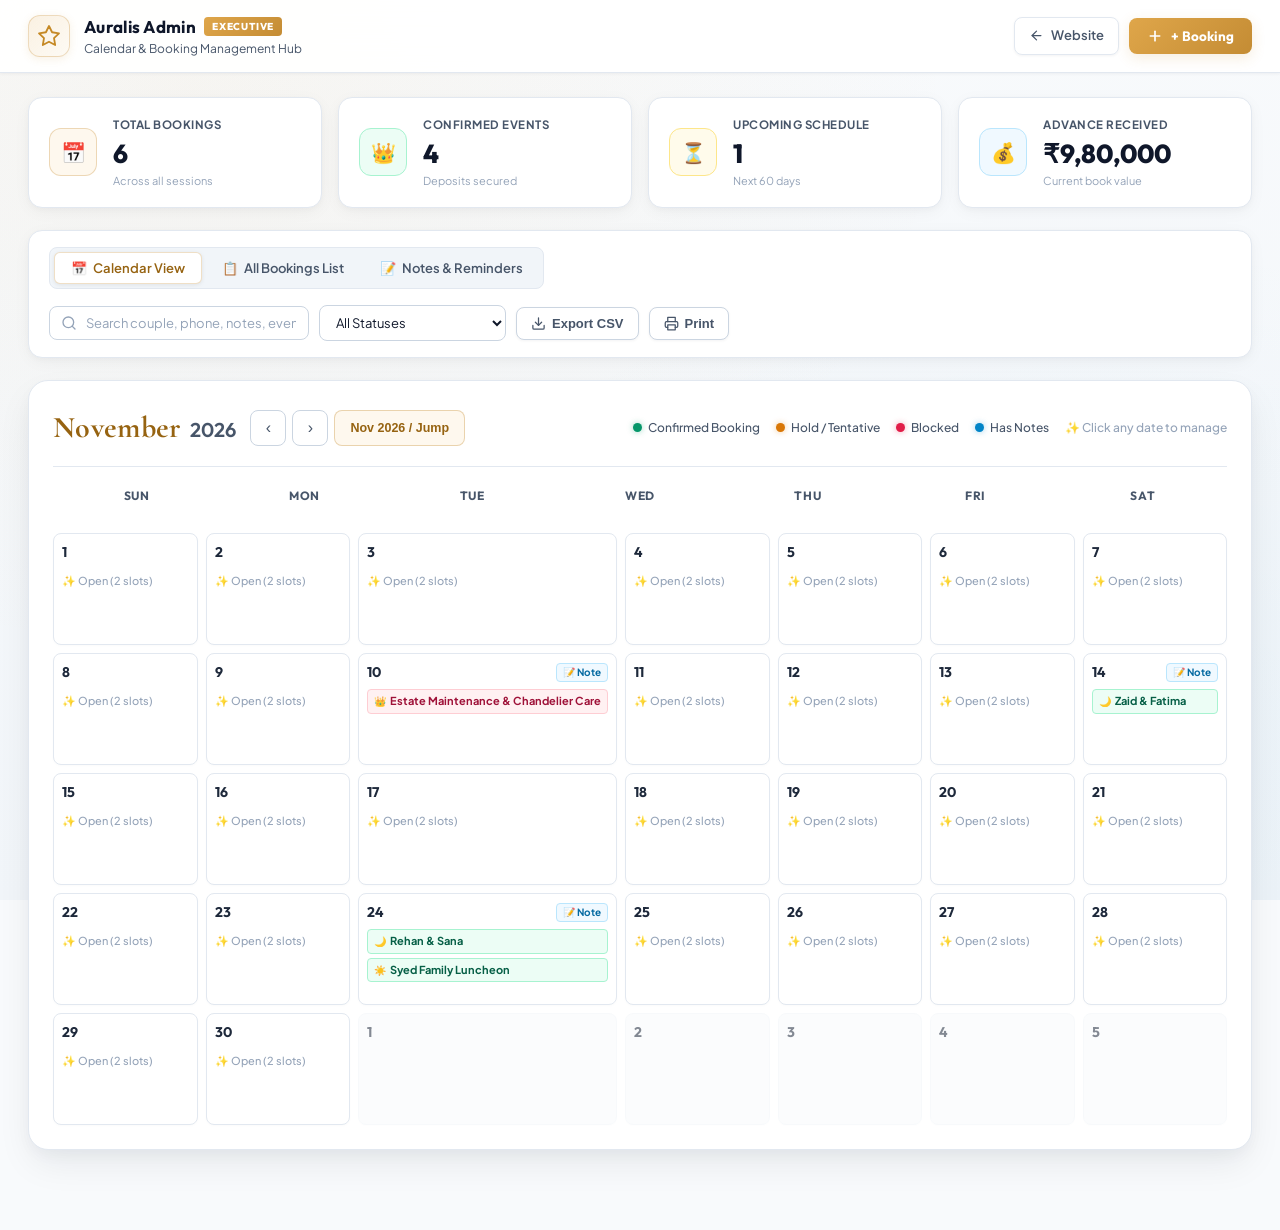
<file: admin.html>
<!DOCTYPE html>
<html lang="en">

<head>
    <meta charset="UTF-8">
    <meta name="viewport" content="width=device-width, initial-scale=1.0">
    <title>Auralis Estate — Executive Admin Booking &amp; Calendar Suite</title>
    <meta name="description"
        content="Super simple, executive booking and calendar management dashboard for Auralis Wedding Hall &amp; Convention Center. Manage dates, sessions, client notes, and venue availability.">

    <!-- Google Fonts -->
    <link rel="preconnect" href="https://fonts.googleapis.com">
    <link rel="preconnect" href="https://fonts.gstatic.com" crossorigin>
    <link
        href="https://fonts.googleapis.com/css2?family=Cormorant+Garamond:wght@400;600;700&family=Outfit:wght@400;500;600;700;800&family=Plus+Jakarta+Sans:wght@300;400;500;600;700&display=swap"
        rel="stylesheet">

    <link rel="stylesheet" href="admin.css?v=3.0">
</head>

<body>

    <!-- Sticky Top Navigation Bar -->
    <header class="admin-navbar">
        <div class="brand-section">
            <div class="brand-crest" aria-hidden="true">
                <svg width="24" height="24" viewBox="0 0 24 24" fill="none" stroke="currentColor" stroke-width="1.8" stroke-linecap="round" stroke-linejoin="round">
                    <path d="M12 2l3.09 6.26L22 9.27l-5 4.87 1.18 6.88L12 17.77l-6.18 3.25L7 14.14 2 9.27l6.91-1.01L12 2z"></path>
                </svg>
            </div>
            <div class="brand-meta">
                <div class="brand-title">
                    <span>Auralis Admin</span>
                    <span class="brand-badge">Executive</span>
                </div>
                <span class="brand-subtitle hide-on-mobile">Calendar &amp; Booking Management Hub</span>
            </div>
        </div>

        <div class="nav-actions">
            <a href="index.html" class="nav-link-btn" title="Return to Public Website">
                <svg width="15" height="15" viewBox="0 0 24 24" fill="none" stroke="currentColor" stroke-width="2" stroke-linecap="round" stroke-linejoin="round">
                    <line x1="19" y1="12" x2="5" y2="12"></line>
                    <polyline points="12 19 5 12 12 5"></polyline>
                </svg>
                <span class="nav-btn-text">Website</span>
            </a>

            <button class="btn-primary-action nav-new-btn" id="btn-new-booking">
                <svg width="16" height="16" viewBox="0 0 24 24" fill="none" stroke="currentColor" stroke-width="2.5" stroke-linecap="round" stroke-linejoin="round">
                    <line x1="12" y1="5" x2="12" y2="19"></line>
                    <line x1="5" y1="12" x2="19" y2="12"></line>
                </svg>
                <span>+ Booking</span>
            </button>
        </div>
    </header>

    <!-- Main Container -->
    <main class="admin-container">

        <!-- 1. Executive Summary Cards (Stats) -->
        <section class="stats-grid" aria-label="Booking Statistics">
            <div class="stat-card">
                <div class="stat-icon gold">
                    <span>📅</span>
                </div>
                <div class="stat-details">
                    <span class="stat-label">Total Bookings</span>
                    <span class="stat-value" id="stat-total-bookings">0</span>
                    <span class="stat-sub">Across all sessions</span>
                </div>
            </div>

            <div class="stat-card">
                <div class="stat-icon green">
                    <span>👑</span>
                </div>
                <div class="stat-details">
                    <span class="stat-label">Confirmed Events</span>
                    <span class="stat-value" id="stat-confirmed-events">0</span>
                    <span class="stat-sub">Deposits secured</span>
                </div>
            </div>

            <div class="stat-card">
                <div class="stat-icon amber">
                    <span>⏳</span>
                </div>
                <div class="stat-details">
                    <span class="stat-label">Upcoming Schedule</span>
                    <span class="stat-value" id="stat-upcoming-events">0</span>
                    <span class="stat-sub">Next 60 days</span>
                </div>
            </div>

            <div class="stat-card">
                <div class="stat-icon blue">
                    <span>💰</span>
                </div>
                <div class="stat-details">
                    <span class="stat-label">Advance Received</span>
                    <span class="stat-value" id="stat-total-revenue">₹0</span>
                    <span class="stat-sub">Current book value</span>
                </div>
            </div>
        </section>

        <!-- 2. Control Toolbar (View switch, Search, Filter, Export) -->
        <section class="toolbar-card" aria-label="Toolbar controls">
            <div class="view-tabs" role="tablist">
                <button class="tab-btn active" id="tab-calendar" role="tab" aria-selected="true">
                    <span>📅</span>
                    <span>Calendar View</span>
                </button>
                <button class="tab-btn" id="tab-table" role="tab" aria-selected="false">
                    <span>📋</span>
                    <span>All Bookings List</span>
                </button>
                <button class="tab-btn" id="tab-notes" role="tab" aria-selected="false">
                    <span>📝</span>
                    <span>Notes &amp; Reminders</span>
                </button>
            </div>

            <div class="toolbar-filters">
                <div class="search-box">
                    <svg width="16" height="16" viewBox="0 0 24 24" fill="none" stroke="currentColor" stroke-width="2" stroke-linecap="round" stroke-linejoin="round">
                        <circle cx="11" cy="11" r="8"></circle>
                        <line x1="21" y1="21" x2="16.65" y2="16.65"></line>
                    </svg>
                    <input type="text" id="adm-search-input" class="search-input" placeholder="Search couple, phone, notes, event...">
                </div>

                <select id="adm-status-filter" class="filter-select">
                    <option value="all">All Statuses</option>
                    <option value="confirmed">Confirmed Only</option>
                    <option value="hold">Tentative / Hold</option>
                    <option value="blocked">Blocked / Maintenance</option>
                </select>

                <button class="btn-secondary" id="btn-export-csv" title="Export schedule to CSV spreadsheet">
                    <svg width="15" height="15" viewBox="0 0 24 24" fill="none" stroke="currentColor" stroke-width="2" stroke-linecap="round" stroke-linejoin="round">
                        <path d="M21 15v4a2 2 0 0 1-2 2H5a2 2 0 0 1-2-2v-4"></path>
                        <polyline points="7 10 12 15 17 10"></polyline>
                        <line x1="12" y1="15" x2="12" y2="3"></line>
                    </svg>
                    <span>Export CSV</span>
                </button>

                <button class="btn-secondary" onclick="window.print()" title="Print booking schedule">
                    <svg width="15" height="15" viewBox="0 0 24 24" fill="none" stroke="currentColor" stroke-width="2" stroke-linecap="round" stroke-linejoin="round">
                        <polyline points="6 9 6 2 18 2 18 9"></polyline>
                        <path d="M6 18H4a2 2 0 0 1-2-2v-5a2 2 0 0 1 2-2h16a2 2 0 0 1 2 2v5a2 2 0 0 1-2 2h-2"></path>
                        <rect x="6" y="14" width="12" height="8"></rect>
                    </svg>
                    <span>Print</span>
                </button>
            </div>
        </section>

        <!-- 3. VIEW 1: Calendar Management View -->
        <section class="calendar-wrapper" id="calendar-view" aria-label="Monthly Calendar">
            <!-- Calendar Top Bar -->
            <div class="calendar-header">
                <div class="cal-nav-group">
                    <div class="cal-title-wrapper">
                        <span class="cal-month-title" id="cal-month-title">November</span>
                        <span class="cal-year-title" id="cal-year-title">2026</span>
                    </div>

                    <div style="display: flex; gap: 6px;">
                        <button class="cal-btn-nav" id="cal-prev-month" title="Previous Month">‹</button>
                        <button class="cal-btn-nav" id="cal-next-month" title="Next Month">›</button>
                        <button class="cal-btn-today" id="cal-btn-today">Nov 2026 / Jump</button>
                    </div>
                </div>

                <!-- Legend -->
                <div class="calendar-legend">
                    <div class="legend-item">
                        <span class="legend-dot confirmed"></span>
                        <span>Confirmed Booking</span>
                    </div>
                    <div class="legend-item">
                        <span class="legend-dot hold"></span>
                        <span>Hold / Tentative</span>
                    </div>
                    <div class="legend-item">
                        <span class="legend-dot blocked"></span>
                        <span>Blocked</span>
                    </div>
                    <div class="legend-item">
                        <span class="legend-dot note"></span>
                        <span>Has Notes</span>
                    </div>
                    <div class="legend-item">
                        <span style="color: var(--adm-text-dim);">✨ Click any date to manage</span>
                    </div>
                </div>
            </div>

            <!-- Calendar Days of Week Header -->
            <div class="cal-weekdays">
                <div>Sun</div>
                <div>Mon</div>
                <div>Tue</div>
                <div>Wed</div>
                <div>Thu</div>
                <div>Fri</div>
                <div>Sat</div>
            </div>

            <!-- Month Days Grid (populated dynamically) -->
            <div class="cal-grid" id="cal-grid"></div>

            <!-- Mobile Day Quick Inspector & Agenda Strip (Touch Optimized) -->
            <div class="cal-mobile-agenda" id="cal-mobile-agenda" aria-live="polite">
                <!-- Dynamically populated when touching any calendar date -->
            </div>
        </section>

        <!-- 4. VIEW 2: Bookings List / Table View (Initially Hidden) -->
        <section class="table-wrapper" id="table-view" style="display: none;" aria-label="Bookings Table">
            <table class="bookings-table">
                <thead>
                    <tr>
                        <th>Date</th>
                        <th>Session</th>
                        <th>Client / Couple</th>
                        <th>Event Type</th>
                        <th>Status</th>
                        <th>Financials</th>
                        <th style="text-align: right;">Actions</th>
                    </tr>
                </thead>
                <tbody id="bookings-table-body">
                    <!-- Populated dynamically -->
                </tbody>
            </table>
        </section>

        <!-- 5. VIEW 3: Notes & Reminders Master View (Initially Hidden) -->
        <section class="notes-container" id="notes-view" style="display: none;" aria-label="Notes &amp; Reminders">
            <div class="notes-header">
                <div>
                    <h2 class="notes-title">Master Notes &amp; Special Instructions</h2>
                    <p style="font-size: 13px; color: var(--adm-text-muted);">All event decor guidelines, catering schedules, and hall maintenance notes in one place.</p>
                </div>
            </div>

            <div class="notes-grid" id="notes-grid">
                <!-- Populated dynamically -->
            </div>
        </section>

    </main>

    <!-- =====================================================================
         MODAL 1: Day Detail Inspector Drawer / Modal
         ===================================================================== -->
    <div class="modal-overlay" id="modal-date-inspector" role="dialog" aria-modal="true">
        <div class="modal-box" style="max-width: 680px;">
            <div class="modal-header">
                <div class="modal-title">
                    <span>📅</span>
                    <span>Date Management &amp; Inspector</span>
                </div>
                <button class="modal-close-btn" id="btn-close-inspector" aria-label="Close">✕</button>
            </div>
            <div class="modal-body" id="inspector-body">
                <!-- Populated dynamically by admin.js -->
            </div>
        </div>
    </div>

    <!-- =====================================================================
         MODAL 2: Create / Edit Event Booking Modal
         ===================================================================== -->
    <div class="modal-overlay" id="modal-booking" role="dialog" aria-modal="true">
        <div class="modal-box">
            <div class="modal-header">
                <div class="modal-title">
                    <span>👑</span>
                    <span id="modal-booking-title">Create New Event Booking</span>
                </div>
                <button class="modal-close-btn" id="btn-close-booking-modal" aria-label="Close">✕</button>
            </div>

            <form id="form-booking">
                <div class="modal-body">
                    <!-- Date & Session Row -->
                    <div class="form-row">
                        <div class="form-group">
                            <label class="form-label" for="book-date">Event Date *</label>
                            <input type="date" id="book-date" class="form-input" required>
                        </div>

                        <div class="form-group">
                            <label class="form-label" for="book-event-type">Event Category</label>
                            <select id="book-event-type" class="form-select">
                                <option value="Wedding &amp; Walima">Wedding &amp; Walima</option>
                                <option value="Royal Reception Gala">Royal Reception Gala</option>
                                <option value="Nikah &amp; Banquet">Nikah &amp; Banquet</option>
                                <option value="Sangeet &amp; Mehendi">Sangeet &amp; Mehendi</option>
                                <option value="Engagement Ceremony">Engagement Ceremony</option>
                                <option value="Corporate Royal Gala">Corporate Royal Gala</option>
                                <option value="Estate Maintenance">Estate Maintenance (Block)</option>
                            </select>
                        </div>
                    </div>

                    <!-- Session Selector Radio Pills -->
                    <div class="form-group">
                        <label class="form-label">Booking Session *</label>
                        <div class="session-pill-group">
                            <label class="session-radio-label">
                                <input type="radio" name="book-session" value="noon">
                                <span class="s-icon">☀️</span>
                                <span class="s-title">Afternoon / Noon</span>
                                <span class="s-time">11:00 AM – 4:00 PM</span>
                            </label>

                            <label class="session-radio-label">
                                <input type="radio" name="book-session" value="night" checked>
                                <span class="s-icon">🌙</span>
                                <span class="s-title">Evening / Night</span>
                                <span class="s-time">6:00 PM – 12:00 AM</span>
                            </label>

                            <label class="session-radio-label">
                                <input type="radio" name="book-session" value="fullday">
                                <span class="s-icon">👑</span>
                                <span class="s-title">Full Day Buyout</span>
                                <span class="s-time">Entire Day Exclusive</span>
                            </label>
                        </div>
                    </div>

                    <!-- Client & Contact Row -->
                    <div class="form-row">
                        <div class="form-group">
                            <label class="form-label" for="book-client">Couple / Client Name *</label>
                            <input type="text" id="book-client" class="form-input" placeholder="e.g. Farhan &amp; Ayesha" required>
                        </div>

                        <div class="form-group">
                            <label class="form-label" for="book-phone">Contact Phone / WhatsApp *</label>
                            <input type="tel" id="book-phone" class="form-input" placeholder="e.g. +91 98490 12345" required>
                        </div>
                    </div>

                    <!-- Email & Guest Count Row -->
                    <div class="form-row">
                        <div class="form-group">
                            <label class="form-label" for="book-email">Email Address</label>
                            <input type="email" id="book-email" class="form-input" placeholder="client@example.com">
                        </div>

                        <div class="form-group">
                            <label class="form-label" for="book-guests">Expected Guests</label>
                            <input type="number" id="book-guests" class="form-input" placeholder="e.g. 1000" min="0">
                        </div>
                    </div>

                    <!-- Status -->
                    <div class="form-group">
                        <label class="form-label" for="book-status">Booking Status</label>
                        <select id="book-status" class="form-select">
                            <option value="confirmed">🟢 Confirmed (Advance Received)</option>
                            <option value="hold">🟡 Tentative / On Hold</option>
                            <option value="blocked">🔴 Blocked / Maintenance Slot</option>
                        </select>
                    </div>

                    <!-- Financial Summary Row -->
                    <div class="form-row">
                        <div class="form-group">
                            <label class="form-label" for="book-total">Total Hall Rent (₹)</label>
                            <input type="number" id="book-total" class="form-input" placeholder="450000" min="0" step="1000">
                        </div>

                        <div class="form-group">
                            <label class="form-label" for="book-advance">Advance Deposit Paid (₹)</label>
                            <input type="number" id="book-advance" class="form-input" placeholder="200000" min="0" step="1000">
                        </div>
                    </div>

                    <!-- Auto Calculation Preview -->
                    <div class="calc-preview">
                        <div class="calc-item">
                            <span class="help-text">Pending Balance Due:</span>
                            <span class="calc-val balance" id="calc-balance">₹2,50,000</span>
                        </div>
                        <span style="font-size: 11px; color: var(--adm-text-dim);">Auto-computed from Total &amp; Advance</span>
                    </div>

                    <!-- Notes & Special Instructions ("bro add notes") -->
                    <div class="form-group">
                        <label class="form-label" for="book-notes" style="display: flex; align-items: center; justify-content: space-between;">
                            <span>📝 Booking Notes &amp; Special Instructions</span>
                            <span style="font-size: 11px; color: var(--adm-text-dim); text-transform: none; font-weight: normal;">Stage, Catering, Timing, Decor</span>
                        </label>
                        <textarea id="book-notes" class="form-textarea" placeholder="Enter special client requests (e.g. stage floral theme, catering agency, fireworks permissions, DJ cutoff time, food tasting notes)..."></textarea>
                    </div>
                </div>

                <div class="modal-footer">
                    <button type="button" class="btn-secondary" id="btn-delete-booking" style="color: var(--adm-rose); border-color: var(--adm-rose-border); display: none;">
                        🗑️ Delete
                    </button>
                    <div style="flex-grow: 1;"></div>
                    <button type="button" class="btn-secondary" id="btn-cancel-booking">Cancel</button>
                    <button type="submit" class="btn-primary-action">Save Booking</button>
                </div>
            </form>
        </div>
    </div>

    <!-- Mobile Bottom Navigation Bar (Visible on mobile <= 768px) -->
    <nav class="mobile-bottom-bar" id="mobile-bottom-bar" aria-label="Mobile Navigation">
        <button class="mob-nav-btn active" id="mob-btn-cal" data-view="calendar" title="Calendar View">
            <span class="mob-btn-icon">📅</span>
            <span class="mob-btn-label">Calendar</span>
        </button>
        <button class="mob-nav-btn" id="mob-btn-table" data-view="table" title="Bookings List">
            <span class="mob-btn-icon">📋</span>
            <span class="mob-btn-label">Bookings</span>
        </button>
        <button class="mob-nav-fab" id="mob-fab-new" title="Create New Booking" aria-label="New Booking">
            <svg width="22" height="22" viewBox="0 0 24 24" fill="none" stroke="currentColor" stroke-width="2.5" stroke-linecap="round" stroke-linejoin="round">
                <line x1="12" y1="5" x2="12" y2="19"></line>
                <line x1="5" y1="12" x2="19" y2="12"></line>
            </svg>
        </button>
        <button class="mob-nav-btn" id="mob-btn-notes" data-view="notes" title="Notes &amp; Reminders">
            <span class="mob-btn-icon">📝</span>
            <span class="mob-btn-label">Notes</span>
        </button>
        <a href="index.html" class="mob-nav-btn" title="View Public Website">
            <span class="mob-btn-icon">🌐</span>
            <span class="mob-btn-label">Website</span>
        </a>
    </nav>

    <!-- Toast Notification Hub -->
    <div class="toast-hub" id="toast-hub" aria-live="polite"></div>

    <script src="admin.js?v=3.0"></script>
</body>

</html>
</file>
<file: admin.css>
/* ==========================================================================
   Auralis Wedding Hall & Convention Center — Executive Admin Suite
   Pristine White / Light Luxury Theme
   ========================================================================== */

:root {
    /* White Theme Core Tokens */
    --adm-bg: #f8fafc;
    --adm-card: #ffffff;
    --adm-card-hover: #fcfdfe;
    --adm-card-inset: #f1f5f9;
    --adm-border: rgba(196, 140, 52, 0.28);
    --adm-border-subtle: #e2e8f0;
    
    --adm-gold: #c58925;
    --adm-gold-light: #966311;
    --adm-gold-glow: rgba(196, 140, 52, 0.16);
    
    /* Status Badges */
    --adm-emerald: #059669;
    --adm-emerald-bg: #ecfdf5;
    --adm-emerald-border: #a7f3d0;
    --adm-emerald-text: #065f46;
    
    --adm-amber: #d97706;
    --adm-amber-bg: #fffbeb;
    --adm-amber-border: #fde68a;
    --adm-amber-text: #92400e;

    --adm-rose: #e11d48;
    --adm-rose-bg: #fff1f2;
    --adm-rose-border: #fecdd3;
    --adm-rose-text: #9f1239;

    --adm-blue: #0284c7;
    --adm-blue-bg: #f0f9ff;
    --adm-blue-border: #bae6fd;
    --adm-blue-text: #0369a1;

    /* Text Colors */
    --adm-text: #0f172a;
    --adm-text-muted: #475569;
    --adm-text-dim: #94a3b8;

    /* Shadows & Radii */
    --adm-shadow-sm: 0 1px 3px rgba(15, 23, 42, 0.05);
    --adm-shadow: 0 4px 18px -2px rgba(15, 23, 42, 0.05), 0 2px 6px -1px rgba(15, 23, 42, 0.03);
    --adm-shadow-lg: 0 16px 36px -4px rgba(15, 23, 42, 0.08), 0 6px 16px -2px rgba(15, 23, 42, 0.04);

    --font-head: 'Outfit', -apple-system, BlinkMacSystemFont, sans-serif;
    --font-serif: 'Cormorant Garamond', Georgia, serif;
    --font-body: 'Plus Jakarta Sans', -apple-system, BlinkMacSystemFont, sans-serif;

    --radius-sm: 8px;
    --radius-md: 14px;
    --radius-lg: 20px;
    --radius-full: 9999px;
}

* {
    box-sizing: border-box;
    margin: 0;
    padding: 0;
}

body {
    background-color: var(--adm-bg);
    background-image: 
        radial-gradient(ellipse at 15% 10%, rgba(223, 166, 74, 0.06) 0%, transparent 50%),
        radial-gradient(ellipse at 85% 85%, rgba(2, 132, 199, 0.04) 0%, transparent 50%),
        linear-gradient(180deg, #f8fafc 0%, #f1f5f9 100%);
    background-attachment: fixed;
    color: var(--adm-text);
    font-family: var(--font-body);
    font-size: 14px;
    line-height: 1.5;
    min-height: 100vh;
    overflow-x: hidden;
    -webkit-font-smoothing: antialiased;
    transition: background-color 0.25s ease, color 0.25s ease;
}

/* ---------------- Top Navigation Bar ---------------- */
.admin-navbar {
    position: sticky;
    top: 0;
    z-index: 100;
    background: rgba(255, 255, 255, 0.92);
    backdrop-filter: blur(20px) saturate(180%);
    border-bottom: 1px solid var(--adm-border-subtle);
    padding: 14px 28px;
    display: flex;
    align-items: center;
    justify-content: space-between;
    gap: 16px;
    box-shadow: var(--adm-shadow-sm);
    transition: background-color 0.25s ease, border-color 0.25s ease;
}

.brand-section {
    display: flex;
    align-items: center;
    gap: 14px;
}

.brand-crest {
    width: 42px;
    height: 42px;
    border-radius: 12px;
    background: linear-gradient(135deg, rgba(223, 166, 74, 0.16), rgba(223, 166, 74, 0.05));
    border: 1px solid var(--adm-border);
    display: flex;
    align-items: center;
    justify-content: center;
    color: var(--adm-gold);
    box-shadow: 0 2px 8px rgba(196, 140, 52, 0.12);
}

.brand-meta {
    display: flex;
    flex-direction: column;
}

.brand-title {
    font-family: var(--font-head);
    font-size: 17px;
    font-weight: 700;
    letter-spacing: 0.3px;
    color: var(--adm-text);
    display: flex;
    align-items: center;
    gap: 8px;
}

.brand-badge {
    background: linear-gradient(135deg, #dfa64a, #c48c34);
    color: #ffffff;
    font-size: 10px;
    font-weight: 800;
    padding: 2px 8px;
    border-radius: 4px;
    letter-spacing: 0.8px;
    text-transform: uppercase;
}

.brand-subtitle {
    font-size: 12px;
    color: var(--adm-text-muted);
}

.nav-actions {
    display: flex;
    align-items: center;
    gap: 10px;
}

.theme-toggle-btn {
    background: #ffffff;
    border: 1px solid var(--adm-border-subtle);
    color: var(--adm-text-muted);
    width: 36px;
    height: 36px;
    border-radius: var(--radius-sm);
    display: inline-flex;
    align-items: center;
    justify-content: center;
    font-size: 15px;
    cursor: pointer;
    transition: all 0.2s ease;
}

.theme-toggle-btn:hover {
    color: var(--adm-gold);
    border-color: var(--adm-border);
    background: #f8fafc;
}

.nav-link-btn {
    display: inline-flex;
    align-items: center;
    gap: 7px;
    padding: 8px 14px;
    border-radius: var(--radius-sm);
    font-size: 13px;
    font-weight: 600;
    color: var(--adm-text-muted);
    text-decoration: none;
    background: #ffffff;
    border: 1px solid var(--adm-border-subtle);
    box-shadow: var(--adm-shadow-sm);
    transition: all 0.2s ease;
}

.nav-link-btn:hover {
    color: var(--adm-text);
    background: #f1f5f9;
    border-color: #cbd5e1;
}

.btn-primary-action {
    display: inline-flex;
    align-items: center;
    gap: 8px;
    background: linear-gradient(135deg, #dfa64a 0%, #c48c34 100%);
    color: #ffffff;
    font-family: var(--font-head);
    font-size: 13.5px;
    font-weight: 700;
    padding: 9px 18px;
    border-radius: var(--radius-sm);
    border: none;
    cursor: pointer;
    box-shadow: 0 4px 14px var(--adm-gold-glow);
    transition: all 0.2s ease;
}

.btn-primary-action:hover {
    transform: translateY(-1px);
    box-shadow: 0 6px 20px rgba(196, 140, 52, 0.35);
    background: linear-gradient(135deg, #e8b663 0%, #dfa64a 100%);
}

.btn-primary-action:active {
    transform: translateY(0);
}

/* ---------------- Main Layout Container ---------------- */
.admin-container {
    max-width: 1560px;
    margin: 0 auto;
    padding: 24px 28px 80px;
    display: flex;
    flex-direction: column;
    gap: 22px;
}

/* ---------------- Executive Summary Cards (Stats) ---------------- */
.stats-grid {
    display: grid;
    grid-template-columns: repeat(auto-fit, minmax(220px, 1fr));
    gap: 16px;
}

.stat-card {
    background: var(--adm-card);
    border: 1px solid var(--adm-border-subtle);
    border-radius: var(--radius-md);
    padding: 18px 20px;
    display: flex;
    align-items: center;
    gap: 16px;
    box-shadow: var(--adm-shadow);
    transition: transform 0.2s ease, border-color 0.2s ease, box-shadow 0.2s ease;
}

.stat-card:hover {
    transform: translateY(-2px);
    border-color: var(--adm-border);
    box-shadow: var(--adm-shadow-lg);
}

.stat-icon {
    width: 48px;
    height: 48px;
    border-radius: 12px;
    display: flex;
    align-items: center;
    justify-content: center;
    font-size: 20px;
    flex-shrink: 0;
}

.stat-icon.gold {
    background: #fef8ee;
    border: 1px solid rgba(196, 140, 52, 0.3);
    color: var(--adm-gold);
}

.stat-icon.green {
    background: var(--adm-emerald-bg);
    border: 1px solid var(--adm-emerald-border);
    color: var(--adm-emerald);
}

.stat-icon.amber {
    background: var(--adm-amber-bg);
    border: 1px solid var(--adm-amber-border);
    color: var(--adm-amber);
}

.stat-icon.blue {
    background: var(--adm-blue-bg);
    border: 1px solid var(--adm-blue-border);
    color: var(--adm-blue);
}

.stat-details {
    display: flex;
    flex-direction: column;
}

.stat-label {
    font-size: 11.5px;
    font-weight: 700;
    color: var(--adm-text-muted);
    text-transform: uppercase;
    letter-spacing: 0.5px;
}

.stat-value {
    font-family: var(--font-head);
    font-size: 26px;
    font-weight: 800;
    color: var(--adm-text);
    margin-top: 1px;
}

.stat-sub {
    font-size: 11px;
    color: var(--adm-text-dim);
}

/* ---------------- Control Toolbar ---------------- */
.toolbar-card {
    background: var(--adm-card);
    border: 1px solid var(--adm-border-subtle);
    border-radius: var(--radius-md);
    padding: 16px 20px;
    display: flex;
    flex-wrap: wrap;
    align-items: center;
    justify-content: space-between;
    gap: 16px;
    box-shadow: var(--adm-shadow);
}

.view-tabs {
    display: flex;
    background: var(--adm-card-inset);
    padding: 4px;
    border-radius: var(--radius-sm);
    border: 1px solid var(--adm-border-subtle);
    gap: 4px;
}

.tab-btn {
    background: transparent;
    border: none;
    color: var(--adm-text-muted);
    font-family: var(--font-body);
    font-size: 13px;
    font-weight: 600;
    padding: 7px 16px;
    border-radius: 6px;
    cursor: pointer;
    display: inline-flex;
    align-items: center;
    gap: 6px;
    transition: all 0.2s ease;
}

.tab-btn:hover {
    color: var(--adm-text);
}

.tab-btn.active {
    background: #ffffff;
    color: var(--adm-gold-light);
    border: 1px solid var(--adm-border);
    box-shadow: 0 1px 4px rgba(0, 0, 0, 0.08);
}

.toolbar-filters {
    display: flex;
    align-items: center;
    gap: 10px;
    flex-wrap: wrap;
}

.search-box {
    position: relative;
    min-width: 260px;
}

.search-box svg {
    position: absolute;
    left: 12px;
    top: 50%;
    transform: translateY(-50%);
    color: var(--adm-text-dim);
    pointer-events: none;
}

.search-input {
    width: 100%;
    background: #ffffff;
    border: 1px solid #cbd5e1;
    border-radius: var(--radius-sm);
    padding: 8px 12px 8px 36px;
    color: var(--adm-text);
    font-family: var(--font-body);
    font-size: 13px;
    outline: none;
    transition: border-color 0.2s ease, box-shadow 0.2s ease;
}

.search-input:focus {
    border-color: var(--adm-gold);
    box-shadow: 0 0 0 3px rgba(196, 140, 52, 0.15);
}

.search-input::placeholder {
    color: var(--adm-text-dim);
}

.filter-select {
    background: #ffffff;
    border: 1px solid #cbd5e1;
    border-radius: var(--radius-sm);
    padding: 8px 12px;
    color: var(--adm-text);
    font-family: var(--font-body);
    font-size: 13px;
    outline: none;
    cursor: pointer;
    transition: border-color 0.2s ease;
}

.filter-select:focus {
    border-color: var(--adm-gold);
}

.btn-secondary {
    display: inline-flex;
    align-items: center;
    gap: 6px;
    background: #ffffff;
    border: 1px solid #cbd5e1;
    color: var(--adm-text-muted);
    font-size: 13px;
    font-weight: 600;
    padding: 8px 14px;
    border-radius: var(--radius-sm);
    cursor: pointer;
    box-shadow: var(--adm-shadow-sm);
    transition: all 0.2s ease;
}

.btn-secondary:hover {
    color: var(--adm-text);
    border-color: #94a3b8;
    background: #f8fafc;
}

/* ---------------- Calendar Management View ---------------- */
.calendar-wrapper {
    background: var(--adm-card);
    border: 1px solid var(--adm-border-subtle);
    border-radius: var(--radius-lg);
    padding: 24px;
    box-shadow: var(--adm-shadow-lg);
    display: flex;
    flex-direction: column;
    gap: 20px;
}

.calendar-header {
    display: flex;
    align-items: center;
    justify-content: space-between;
    flex-wrap: wrap;
    gap: 14px;
    padding-bottom: 16px;
    border-bottom: 1px solid var(--adm-border-subtle);
}

.cal-nav-group {
    display: flex;
    align-items: center;
    gap: 14px;
}

.cal-title-wrapper {
    display: flex;
    align-items: baseline;
    gap: 10px;
}

.cal-month-title {
    font-family: var(--font-serif);
    font-size: 30px;
    font-weight: 700;
    color: var(--adm-gold-light);
    letter-spacing: 0.3px;
}

.cal-year-title {
    font-family: var(--font-head);
    font-size: 20px;
    font-weight: 600;
    color: var(--adm-text-muted);
}

.cal-btn-nav {
    background: #ffffff;
    border: 1px solid #cbd5e1;
    color: var(--adm-text-muted);
    width: 36px;
    height: 36px;
    border-radius: var(--radius-sm);
    display: flex;
    align-items: center;
    justify-content: center;
    cursor: pointer;
    font-size: 16px;
    transition: all 0.2s ease;
}

.cal-btn-nav:hover {
    color: var(--adm-text);
    border-color: var(--adm-border);
    background: #f8fafc;
}

.cal-btn-today {
    background: #fef8ee;
    border: 1px solid rgba(196, 140, 52, 0.35);
    color: var(--adm-gold-light);
    font-size: 12.5px;
    font-weight: 700;
    padding: 7px 15px;
    border-radius: var(--radius-sm);
    cursor: pointer;
    transition: all 0.2s ease;
}

.cal-btn-today:hover {
    background: var(--adm-gold);
    color: #ffffff;
}

/* Legend Indicator */
.calendar-legend {
    display: flex;
    align-items: center;
    gap: 16px;
    flex-wrap: wrap;
    font-size: 12px;
    color: var(--adm-text-muted);
    font-weight: 500;
}

.legend-item {
    display: inline-flex;
    align-items: center;
    gap: 6px;
}

.legend-dot {
    width: 9px;
    height: 9px;
    border-radius: 50%;
}

.legend-dot.confirmed {
    background: var(--adm-emerald);
    box-shadow: 0 0 6px rgba(5, 150, 105, 0.4);
}

.legend-dot.hold {
    background: var(--adm-amber);
    box-shadow: 0 0 6px rgba(217, 119, 6, 0.4);
}

.legend-dot.blocked {
    background: var(--adm-rose);
    box-shadow: 0 0 6px rgba(225, 29, 72, 0.4);
}

.legend-dot.note {
    background: var(--adm-blue);
    box-shadow: 0 0 6px rgba(2, 132, 199, 0.4);
}

/* Calendar Weekdays */
.cal-weekdays {
    display: grid;
    grid-template-columns: repeat(7, 1fr);
    text-align: center;
    font-family: var(--font-head);
    font-size: 12px;
    font-weight: 700;
    color: var(--adm-text-muted);
    letter-spacing: 0.8px;
    text-transform: uppercase;
    padding-bottom: 8px;
}

/* Calendar Month Grid */
.cal-grid {
    display: grid;
    grid-template-columns: repeat(7, 1fr);
    gap: 8px;
}

.cal-cell {
    min-height: 112px;
    background: #ffffff;
    border: 1px solid #e2e8f0;
    border-radius: var(--radius-sm);
    padding: 8px;
    display: flex;
    flex-direction: column;
    justify-content: space-between;
    cursor: pointer;
    position: relative;
    box-shadow: 0 1px 3px rgba(0, 0, 0, 0.02);
    transition: all 0.2s ease;
    user-select: none;
}

.cal-cell:hover {
    background: #fbfcfe;
    border-color: var(--adm-gold);
    transform: translateY(-2px);
    box-shadow: 0 6px 18px rgba(15, 23, 42, 0.08);
    z-index: 2;
}

.cal-cell.other-month {
    background: #f8fafc;
    opacity: 0.55;
    border-color: #f1f5f9;
}

.cal-cell.is-today {
    border-color: var(--adm-gold);
    background: #fffdfa;
    box-shadow: 0 0 0 1px var(--adm-gold), 0 4px 12px rgba(196, 140, 52, 0.12);
}

.cal-cell.is-today .cell-day-num {
    color: var(--adm-gold-light);
    font-weight: 800;
}

.cell-top {
    display: flex;
    align-items: center;
    justify-content: space-between;
}

.cell-day-num {
    font-family: var(--font-head);
    font-size: 14px;
    font-weight: 700;
    color: #1e293b;
}

.cell-note-pill {
    background: var(--adm-blue-bg);
    border: 1px solid var(--adm-blue-border);
    color: var(--adm-blue-text);
    font-size: 10px;
    font-weight: 700;
    padding: 1px 6px;
    border-radius: 4px;
    display: inline-flex;
    align-items: center;
    gap: 3px;
}

/* Event slot items in day cell */
.cell-events {
    display: flex;
    flex-direction: column;
    gap: 4px;
    margin-top: 6px;
    flex-grow: 1;
}

.slot-badge {
    font-size: 11px;
    font-weight: 700;
    padding: 3px 6px;
    border-radius: 4px;
    display: flex;
    align-items: center;
    gap: 4px;
    white-space: nowrap;
    overflow: hidden;
    text-overflow: ellipsis;
}

.slot-badge.confirmed {
    background: var(--adm-emerald-bg);
    border: 1px solid var(--adm-emerald-border);
    color: var(--adm-emerald-text);
}

.slot-badge.hold {
    background: var(--adm-amber-bg);
    border: 1px solid var(--adm-amber-border);
    color: var(--adm-amber-text);
}

.slot-badge.blocked {
    background: var(--adm-rose-bg);
    border: 1px solid var(--adm-rose-border);
    color: var(--adm-rose-text);
}

.slot-session-icon {
    font-size: 10px;
}

.slot-client-name {
    overflow: hidden;
    text-overflow: ellipsis;
    white-space: nowrap;
}

.cell-open-status {
    font-size: 11px;
    color: var(--adm-text-dim);
    margin-top: 4px;
    font-weight: 500;
}

/* ---------------- Table / List View ---------------- */
.table-wrapper {
    background: var(--adm-card);
    border: 1px solid var(--adm-border-subtle);
    border-radius: var(--radius-lg);
    overflow: hidden;
    box-shadow: var(--adm-shadow-lg);
}

.bookings-table {
    width: 100%;
    border-collapse: collapse;
    text-align: left;
}

.bookings-table th {
    background: #f8fafc;
    padding: 14px 18px;
    font-family: var(--font-head);
    font-size: 12px;
    font-weight: 700;
    color: var(--adm-text-muted);
    text-transform: uppercase;
    letter-spacing: 0.6px;
    border-bottom: 1px solid var(--adm-border-subtle);
}

.bookings-table td {
    padding: 14px 18px;
    font-size: 13.5px;
    color: var(--adm-text);
    border-bottom: 1px solid #f1f5f9;
    vertical-align: middle;
}

.bookings-table tr:hover td {
    background: #f8fafc;
}

.table-client-meta {
    display: flex;
    flex-direction: column;
}

.table-client-name {
    font-weight: 700;
    color: var(--adm-text);
}

.table-client-phone {
    font-size: 12px;
    color: var(--adm-text-muted);
}

.status-badge {
    display: inline-flex;
    align-items: center;
    gap: 5px;
    font-size: 11px;
    font-weight: 700;
    padding: 3px 10px;
    border-radius: var(--radius-full);
    text-transform: uppercase;
    letter-spacing: 0.4px;
}

.status-badge.confirmed {
    background: var(--adm-emerald-bg);
    border: 1px solid var(--adm-emerald-border);
    color: var(--adm-emerald-text);
}

.status-badge.hold {
    background: var(--adm-amber-bg);
    border: 1px solid var(--adm-amber-border);
    color: var(--adm-amber-text);
}

.status-badge.blocked {
    background: var(--adm-rose-bg);
    border: 1px solid var(--adm-rose-border);
    color: var(--adm-rose-text);
}

.table-actions {
    display: flex;
    align-items: center;
    gap: 8px;
}

.btn-icon-table {
    background: #ffffff;
    border: 1px solid #cbd5e1;
    color: var(--adm-text-muted);
    width: 32px;
    height: 32px;
    border-radius: var(--radius-sm);
    display: inline-flex;
    align-items: center;
    justify-content: center;
    cursor: pointer;
    transition: all 0.2s ease;
}

.btn-icon-table:hover {
    color: var(--adm-text);
    border-color: var(--adm-border);
    background: #f8fafc;
}

.btn-icon-table.delete:hover {
    border-color: var(--adm-rose-border);
    background: var(--adm-rose-bg);
    color: var(--adm-rose);
}

/* ---------------- Notes Master View ---------------- */
.notes-container {
    background: var(--adm-card);
    border: 1px solid var(--adm-border-subtle);
    border-radius: var(--radius-lg);
    padding: 24px;
    box-shadow: var(--adm-shadow-lg);
    display: flex;
    flex-direction: column;
    gap: 20px;
}

.notes-header {
    display: flex;
    align-items: center;
    justify-content: space-between;
    flex-wrap: wrap;
    gap: 14px;
}

.notes-title {
    font-family: var(--font-serif);
    font-size: 26px;
    font-weight: 700;
    color: var(--adm-gold-light);
}

.notes-grid {
    display: grid;
    grid-template-columns: repeat(auto-fill, minmax(320px, 1fr));
    gap: 18px;
}

.note-card {
    background: #ffffff;
    border: 1px solid #e2e8f0;
    border-radius: var(--radius-md);
    padding: 16px;
    display: flex;
    flex-direction: column;
    gap: 12px;
    box-shadow: var(--adm-shadow-sm);
    transition: all 0.2s ease;
}

.note-card:hover {
    border-color: var(--adm-gold);
    transform: translateY(-2px);
    box-shadow: var(--adm-shadow);
}

.note-card-top {
    display: flex;
    align-items: center;
    justify-content: space-between;
    border-bottom: 1px solid #f1f5f9;
    padding-bottom: 8px;
}

.note-date-tag {
    font-size: 12px;
    font-weight: 700;
    color: var(--adm-gold-light);
    display: flex;
    align-items: center;
    gap: 6px;
}

.note-body {
    font-size: 13px;
    color: #334155;
    line-height: 1.6;
    white-space: pre-wrap;
}

.note-footer {
    display: flex;
    align-items: center;
    justify-content: space-between;
    font-size: 11px;
    color: var(--adm-text-dim);
    margin-top: auto;
    padding-top: 8px;
    border-top: 1px solid #f1f5f9;
}

/* ---------------- Modals & Drawers ---------------- */
.modal-overlay {
    position: fixed;
    inset: 0;
    background: rgba(15, 23, 42, 0.45);
    backdrop-filter: blur(8px);
    z-index: 1000;
    display: flex;
    align-items: center;
    justify-content: center;
    padding: 20px;
    opacity: 0;
    pointer-events: none;
    transition: opacity 0.25s ease;
}

.modal-overlay.active {
    opacity: 1;
    pointer-events: auto;
}

.modal-box {
    background: #ffffff;
    border: 1px solid #cbd5e1;
    border-radius: var(--radius-lg);
    width: 100%;
    max-width: 640px;
    max-height: 90vh;
    overflow-y: auto;
    box-shadow: 0 20px 60px rgba(15, 23, 42, 0.18), 0 0 20px rgba(196, 140, 52, 0.15);
    display: flex;
    flex-direction: column;
    transform: scale(0.96);
    transition: transform 0.25s cubic-bezier(0.16, 1, 0.3, 1);
}

.modal-overlay.active .modal-box {
    transform: scale(1);
}

.modal-header {
    padding: 20px 24px;
    border-bottom: 1px solid #e2e8f0;
    display: flex;
    align-items: center;
    justify-content: space-between;
    background: #f8fafc;
}

.modal-title {
    font-family: var(--font-head);
    font-size: 18px;
    font-weight: 700;
    color: var(--adm-text);
    display: flex;
    align-items: center;
    gap: 8px;
}

.modal-close-btn {
    background: transparent;
    border: none;
    color: var(--adm-text-dim);
    font-size: 20px;
    cursor: pointer;
    width: 32px;
    height: 32px;
    border-radius: var(--radius-sm);
    display: flex;
    align-items: center;
    justify-content: center;
    transition: all 0.2s ease;
}

.modal-close-btn:hover {
    color: var(--adm-text);
    background: #e2e8f0;
}

.modal-body {
    padding: 24px;
    display: flex;
    flex-direction: column;
    gap: 18px;
}

.modal-footer {
    padding: 16px 24px;
    border-top: 1px solid #e2e8f0;
    display: flex;
    align-items: center;
    justify-content: flex-end;
    gap: 12px;
    background: #f8fafc;
}

/* Form Styles */
.form-row {
    display: grid;
    grid-template-columns: 1fr 1fr;
    gap: 16px;
}

.form-group {
    display: flex;
    flex-direction: column;
    gap: 6px;
}

.form-label {
    font-size: 12px;
    font-weight: 700;
    color: var(--adm-text-muted);
    text-transform: uppercase;
    letter-spacing: 0.5px;
}

.form-input,
.form-select,
.form-textarea {
    background: #ffffff;
    border: 1px solid #cbd5e1;
    border-radius: var(--radius-sm);
    padding: 10px 14px;
    color: var(--adm-text);
    font-family: var(--font-body);
    font-size: 13.5px;
    outline: none;
    transition: all 0.2s ease;
}

.form-input:focus,
.form-select:focus,
.form-textarea:focus {
    border-color: var(--adm-gold);
    box-shadow: 0 0 0 3px rgba(196, 140, 52, 0.15);
}

.form-textarea {
    resize: vertical;
    min-height: 90px;
}

.form-select option {
    background: #ffffff;
    color: var(--adm-text);
}

.help-text {
    font-size: 11px;
    color: var(--adm-text-dim);
}

/* Session Picker Pills */
.session-pill-group {
    display: grid;
    grid-template-columns: 1fr 1fr 1fr;
    gap: 8px;
}

.session-radio-label {
    display: flex;
    flex-direction: column;
    align-items: center;
    justify-content: center;
    padding: 10px 8px;
    background: #f8fafc;
    border: 1px solid #e2e8f0;
    border-radius: var(--radius-sm);
    cursor: pointer;
    transition: all 0.2s ease;
    text-align: center;
}

.session-radio-label input {
    display: none;
}

.session-radio-label span.s-icon {
    font-size: 18px;
    margin-bottom: 2px;
}

.session-radio-label span.s-title {
    font-size: 12px;
    font-weight: 700;
    color: var(--adm-text-muted);
}

.session-radio-label span.s-time {
    font-size: 10px;
    color: var(--adm-text-dim);
}

.session-radio-label:has(input:checked) {
    background: #fef8ee;
    border-color: var(--adm-gold);
    box-shadow: 0 0 0 1px var(--adm-gold);
}

.session-radio-label:has(input:checked) span.s-title {
    color: var(--adm-gold-light);
}

/* Financial Calculator Preview */
.calc-preview {
    background: #f8fafc;
    border: 1px dashed #cbd5e1;
    border-radius: var(--radius-sm);
    padding: 12px 16px;
    display: flex;
    align-items: center;
    justify-content: space-between;
    font-size: 13px;
}

.calc-item {
    display: flex;
    flex-direction: column;
}

.calc-val {
    font-family: var(--font-head);
    font-weight: 800;
    color: var(--adm-text);
}

.calc-val.balance {
    color: var(--adm-gold-light);
}

/* ---------------- Date Detail Drawer / Inspector ---------------- */
.date-inspector-content {
    display: flex;
    flex-direction: column;
    gap: 20px;
}

.inspector-date-banner {
    display: flex;
    align-items: center;
    justify-content: space-between;
    background: linear-gradient(135deg, #fef8ee 0%, #ffffff 100%);
    border: 1px solid rgba(196, 140, 52, 0.35);
    border-radius: var(--radius-md);
    padding: 16px 20px;
    box-shadow: var(--adm-shadow-sm);
}

.inspector-date-text {
    font-family: var(--font-serif);
    font-size: 24px;
    font-weight: 700;
    color: var(--adm-gold-light);
}

.inspector-session-cards {
    display: flex;
    flex-direction: column;
    gap: 14px;
}

.session-inspect-card {
    background: #ffffff;
    border: 1px solid #e2e8f0;
    border-radius: var(--radius-md);
    padding: 16px 18px;
    display: flex;
    flex-direction: column;
    gap: 12px;
    box-shadow: var(--adm-shadow-sm);
}

.session-inspect-card.booked {
    border-color: rgba(196, 140, 52, 0.4);
    background: #fffdf9;
}

.session-inspect-top {
    display: flex;
    align-items: center;
    justify-content: space-between;
}

.session-inspect-title {
    font-family: var(--font-head);
    font-size: 14px;
    font-weight: 700;
    color: var(--adm-text);
    display: flex;
    align-items: center;
    gap: 8px;
}

.booking-field-grid {
    display: grid;
    grid-template-columns: repeat(2, 1fr);
    gap: 10px;
    font-size: 12.5px;
}

.b-field-label {
    color: var(--adm-text-dim);
    font-size: 11px;
    font-weight: 600;
}

.b-field-val {
    color: var(--adm-text);
    font-weight: 700;
}

.b-notes-box {
    background: #f8fafc;
    border: 1px solid #e2e8f0;
    border-radius: var(--radius-sm);
    padding: 10px 12px;
    font-size: 12.5px;
    color: #334155;
    line-height: 1.5;
}

/* Date General Note Box inside Inspector */
.date-note-section {
    border-top: 1px solid #e2e8f0;
    padding-top: 16px;
    display: flex;
    flex-direction: column;
    gap: 10px;
}

/* ---------------- Toast Notifications ---------------- */
.toast-hub {
    position: fixed;
    bottom: 24px;
    right: 24px;
    z-index: 2000;
    display: flex;
    flex-direction: column;
    gap: 10px;
    pointer-events: none;
}

.adm-toast {
    background: #ffffff;
    border: 1px solid rgba(196, 140, 52, 0.4);
    box-shadow: 0 10px 30px rgba(15, 23, 42, 0.12), 0 0 15px rgba(196, 140, 52, 0.15);
    border-radius: var(--radius-md);
    padding: 12px 18px;
    color: var(--adm-text);
    font-size: 13.5px;
    font-weight: 600;
    display: flex;
    align-items: center;
    gap: 10px;
    pointer-events: auto;
    animation: toastPop 0.3s cubic-bezier(0.16, 1, 0.3, 1) forwards;
}

@keyframes toastPop {
    from {
        transform: translateY(20px);
        opacity: 0;
    }
    to {
        transform: translateY(0);
        opacity: 1;
    }
}

/* ---------------- Default Desktop / Base Visibility Rules ---------------- */
.cell-events-desktop {
    display: flex;
    flex-direction: column;
    gap: 4px;
    margin-top: 6px;
    flex-grow: 1;
}

.cell-events-mobile {
    display: none;
}

.cal-mobile-agenda {
    display: none;
}

.mobile-bottom-bar {
    display: none;
}

/* ---------------- Responsive Styles (Tablets & Desktops) ---------------- */
@media (max-width: 1024px) {
    .cal-cell {
        min-height: 90px;
    }
    .form-row {
        grid-template-columns: 1fr;
    }
    .stats-grid {
        grid-template-columns: repeat(2, 1fr);
    }
}

/* ---------------- Responsive Styles (Smartphones <= 768px) ---------------- */
@media (max-width: 768px) {
    /* 1. Header & Navigation */
    .admin-navbar {
        padding: 10px 14px;
        gap: 8px;
    }

    .brand-crest {
        width: 34px;
        height: 34px;
        border-radius: 9px;
    }

    .brand-crest svg {
        width: 18px;
        height: 18px;
    }

    .brand-title {
        font-size: 15px;
        gap: 6px;
    }

    .brand-badge {
        font-size: 8.5px;
        padding: 1px 5px;
    }

    .brand-subtitle.hide-on-mobile {
        display: none !important;
    }

    .nav-actions {
        gap: 6px;
    }

    .nav-link-btn {
        padding: 6px 10px;
        font-size: 11.5px;
        gap: 4px;
    }

    .theme-toggle-btn {
        width: 32px;
        height: 32px;
        font-size: 13px;
    }

    .btn-primary-action.nav-new-btn {
        padding: 6px 11px;
        font-size: 12px;
        gap: 4px;
    }

    /* 2. Container Spacing (room for sticky mobile bottom nav) */
    .admin-container {
        padding: 12px 12px 100px;
        gap: 14px;
    }

    /* 3. Compact 2x2 Executive Stats Grid */
    .stats-grid {
        grid-template-columns: repeat(2, 1fr);
        gap: 8px;
    }

    .stat-card {
        padding: 10px 12px;
        gap: 10px;
        border-radius: var(--radius-sm);
    }

    .stat-icon {
        width: 34px;
        height: 34px;
        font-size: 16px;
        border-radius: 8px;
    }

    .stat-label {
        font-size: 9.5px;
        letter-spacing: 0.3px;
    }

    .stat-value {
        font-size: 18px;
        margin-top: 0;
    }

    .stat-sub {
        display: none;
    }

    /* 4. Toolbar & Controls */
    .toolbar-card {
        padding: 10px 12px;
        gap: 10px;
        flex-direction: column;
        align-items: stretch;
    }

    .view-tabs {
        display: grid;
        grid-template-columns: repeat(3, 1fr);
        width: 100%;
        gap: 2px;
        padding: 3px;
    }

    .tab-btn {
        padding: 7px 4px;
        font-size: 11px;
        justify-content: center;
        text-align: center;
        white-space: nowrap;
        gap: 4px;
    }

    .tab-btn span:last-child {
        overflow: hidden;
        text-overflow: ellipsis;
    }

    .toolbar-filters {
        flex-direction: column;
        align-items: stretch;
        gap: 8px;
        width: 100%;
    }

    .search-box {
        min-width: 100%;
        width: 100%;
    }

    .filter-select {
        width: 100%;
    }

    .toolbar-filters > .btn-secondary {
        width: 100%;
        justify-content: center;
    }

    /* 5. Calendar Management View */
    .calendar-wrapper {
        padding: 12px;
        gap: 12px;
        border-radius: var(--radius-md);
        box-shadow: var(--adm-shadow);
        overflow: hidden;
    }

    .calendar-header {
        padding-bottom: 10px;
        gap: 8px;
    }

    .cal-nav-group {
        width: 100%;
        justify-content: space-between;
    }

    .cal-month-title {
        font-size: 22px;
    }

    .cal-year-title {
        font-size: 16px;
    }

    .cal-btn-nav {
        width: 32px;
        height: 32px;
        font-size: 14px;
    }

    .cal-btn-today {
        padding: 5px 9px;
        font-size: 11px;
    }

    .calendar-legend {
        display: flex;
        gap: 8px;
        font-size: 10px;
        overflow-x: auto;
        padding-bottom: 2px;
        -webkit-overflow-scrolling: touch;
        width: 100%;
        flex-wrap: nowrap;
        scrollbar-width: none;
        -ms-overflow-style: none;
    }

    .calendar-legend::-webkit-scrollbar {
        display: none;
    }

    .legend-item {
        flex-shrink: 0;
        gap: 4px;
    }

    .cal-weekdays {
        padding-bottom: 4px;
        font-size: 10px;
        letter-spacing: 0.2px;
        display: grid;
        grid-template-columns: repeat(7, minmax(0, 1fr)) !important;
        width: 100% !important;
        box-sizing: border-box !important;
    }

    .cal-grid {
        display: grid;
        grid-template-columns: repeat(7, minmax(0, 1fr)) !important;
        gap: 2px !important;
        width: 100% !important;
        box-sizing: border-box !important;
    }

    .cal-cell {
        min-height: 50px !important;
        min-width: 0 !important;
        max-width: 100% !important;
        overflow: hidden !important;
        box-sizing: border-box !important;
        padding: 3px 1px !important;
        border-radius: 6px;
        justify-content: flex-start;
        gap: 2px;
        touch-action: manipulation;
        -webkit-tap-highlight-color: transparent;
    }

    .cal-cell:active {
        transform: scale(0.97);
    }

    .cal-cell.selected-day {
        border-color: var(--adm-gold);
        background: #fff8eb;
        box-shadow: 0 0 0 2px var(--adm-gold), 0 4px 10px rgba(196, 140, 52, 0.2);
    }

    .cell-top {
        justify-content: center;
        width: 100%;
    }

    .cell-day-num {
        font-size: 12px;
        font-weight: 700;
    }

    .cell-note-pill {
        display: none !important;
    }

    /* Switch from heavy text badges to compact mobile status dots */
    .cell-events-desktop {
        display: none !important;
    }

    .cell-events-mobile {
        display: flex !important;
        align-items: center;
        justify-content: center;
        gap: 2px;
        margin-top: 2px;
        flex-wrap: wrap;
        width: 100%;
    }

    .m-cal-dot {
        font-size: 9px;
        line-height: 1;
        display: inline-flex;
        align-items: center;
        justify-content: center;
        border-radius: 50%;
    }

    .m-cal-dot.open {
        color: #cbd5e1;
        font-size: 12px;
    }

    /* 6. Mobile Day Quick Agenda Strip */
    .cal-mobile-agenda {
        display: block !important;
        margin-top: 6px;
    }

    .mob-agenda-card {
        background: #ffffff;
        border: 1px solid var(--adm-border);
        border-radius: var(--radius-md);
        padding: 14px;
        display: flex;
        flex-direction: column;
        gap: 12px;
        box-shadow: 0 4px 14px rgba(196, 140, 52, 0.1);
    }

    .mob-agenda-top {
        display: flex;
        align-items: center;
        justify-content: space-between;
        gap: 8px;
    }

    .mob-agenda-badge {
        font-size: 9.5px;
        font-weight: 700;
        color: var(--adm-gold);
        text-transform: uppercase;
        letter-spacing: 0.5px;
        display: block;
    }

    .mob-agenda-date {
        font-family: var(--font-serif);
        font-size: 17px;
        font-weight: 700;
        color: var(--adm-text);
        margin-top: 2px;
    }

    .mob-agenda-open-btn {
        padding: 6px 12px;
        font-size: 11.5px;
    }

    .mob-agenda-slots-list {
        display: flex;
        flex-direction: column;
        gap: 8px;
    }

    .mob-agenda-slot {
        background: #f8fafc;
        border: 1px solid #e2e8f0;
        border-radius: var(--radius-sm);
        padding: 9px 12px;
        display: flex;
        flex-direction: column;
        gap: 3px;
    }

    .mob-agenda-slot.booked {
        border-color: rgba(196, 140, 52, 0.35);
        background: #fffdf9;
    }

    .mob-slot-header {
        display: flex;
        align-items: center;
        justify-content: space-between;
    }

    .mob-slot-time {
        font-size: 11px;
        font-weight: 700;
        color: var(--adm-text);
    }

    .mob-slot-avail {
        font-size: 10.5px;
        color: var(--adm-emerald);
        font-weight: 700;
    }

    .mob-slot-client {
        font-size: 13.5px;
        font-weight: 700;
        color: var(--adm-text);
    }

    .mob-slot-sub {
        font-size: 11px;
        color: var(--adm-text-muted);
    }

    .mob-agenda-note {
        background: var(--adm-blue-bg);
        border: 1px solid var(--adm-blue-border);
        border-radius: var(--radius-sm);
        padding: 8px 12px;
        font-size: 11.5px;
        color: var(--adm-blue-text);
        display: flex;
        align-items: flex-start;
        gap: 6px;
    }

    .mob-agenda-actions {
        display: flex;
        gap: 8px;
        margin-top: 2px;
    }

    /* 7. Bookings Table — Responsive Mobile Card Transformation */
    .table-wrapper {
        background: transparent !important;
        border: none !important;
        box-shadow: none !important;
        overflow: visible !important;
        padding: 0 !important;
        width: 100% !important;
    }

    table.bookings-table,
    table.bookings-table tbody,
    table.bookings-table tr,
    table.bookings-table td {
        display: block !important;
        width: 100% !important;
        box-sizing: border-box !important;
    }

    table.bookings-table thead {
        display: none !important;
    }

    table.bookings-table tr {
        background: var(--adm-card) !important;
        border: 1px solid var(--adm-border-subtle) !important;
        border-radius: var(--radius-md) !important;
        margin-bottom: 12px !important;
        padding: 14px 16px !important;
        box-shadow: var(--adm-shadow) !important;
    }

    table.bookings-table td {
        padding: 7px 0 !important;
        border-bottom: 1px dashed rgba(226, 232, 240, 0.7) !important;
        display: flex !important;
        align-items: center !important;
        justify-content: space-between !important;
        gap: 12px !important;
        text-align: right !important;
    }

    table.bookings-table td::before {
        content: attr(data-label) !important;
        font-size: 10.5px !important;
        font-weight: 700 !important;
        color: var(--adm-text-dim) !important;
        text-transform: uppercase !important;
        letter-spacing: 0.5px !important;
        flex-shrink: 0 !important;
        text-align: left !important;
    }

    .bookings-table td[data-label="Actions"] {
        border-bottom: none;
        padding-top: 10px;
        margin-top: 4px;
        justify-content: flex-end;
    }

    .table-actions {
        gap: 10px;
    }

    .btn-icon-table {
        width: 34px;
        height: 34px;
        font-size: 15px;
    }

    /* 8. Modals — Native Mobile Bottom Sheet Experience */
    .modal-overlay {
        padding: 0;
        align-items: flex-end;
    }

    .modal-box {
        width: 100%;
        max-width: 100% !important;
        max-height: 90vh;
        border-radius: 20px 20px 0 0;
        margin: 0;
        overflow: hidden;
        display: flex;
        flex-direction: column;
        animation: slideUpModal 0.28s cubic-bezier(0.16, 1, 0.3, 1) forwards;
    }

    @keyframes slideUpModal {
        from {
            transform: translateY(100%);
        }
        to {
            transform: translateY(0);
        }
    }

    .modal-header {
        padding: 14px 18px;
        position: sticky;
        top: 0;
        background: var(--adm-card);
        z-index: 10;
        border-bottom: 1px solid var(--adm-border-subtle);
    }

    .modal-body {
        padding: 16px 18px 24px;
        overflow-y: auto;
        -webkit-overflow-scrolling: touch;
        max-height: calc(90vh - 130px);
    }

    .form-row {
        grid-template-columns: 1fr;
        gap: 12px;
    }

    /* Ensure iOS Safari does not auto-zoom on input focus */
    .form-input,
    .form-select,
    .form-textarea {
        font-size: 16px !important;
        padding: 11px 13px;
    }

    .session-pill-group {
        grid-template-columns: 1fr;
        gap: 8px;
    }

    .modal-footer {
        padding: 12px 18px;
        flex-direction: column-reverse;
        gap: 8px;
        position: sticky;
        bottom: 0;
        background: var(--adm-card);
        border-top: 1px solid var(--adm-border-subtle);
    }

    .modal-footer button {
        width: 100%;
        justify-content: center;
        padding: 12px;
    }

    /* Inspector Modal Responsive */
    .inspector-date-banner {
        flex-direction: column;
        align-items: flex-start;
        gap: 12px;
        padding: 14px;
    }

    .inspector-date-banner > div:last-child {
        width: 100%;
        display: grid;
        grid-template-columns: 1fr 1fr;
        gap: 8px;
    }

    .booking-field-grid {
        grid-template-columns: 1fr;
        gap: 8px;
    }

    /* 9. Fixed Mobile Bottom Navigation Bar */
    .mobile-bottom-bar {
        display: flex !important;
        position: fixed;
        bottom: 0;
        left: 0;
        right: 0;
        z-index: 1000;
        background: rgba(255, 255, 255, 0.94);
        backdrop-filter: blur(20px) saturate(180%);
        border-top: 1px solid var(--adm-border-subtle);
        padding: 8px 12px calc(8px + env(safe-area-inset-bottom, 0px));
        box-shadow: 0 -4px 18px rgba(15, 23, 42, 0.08);
        align-items: center;
        justify-content: space-around;
        transition: background-color 0.25s ease;
    }

    .mob-nav-btn {
        background: transparent;
        border: none;
        display: flex;
        flex-direction: column;
        align-items: center;
        justify-content: center;
        gap: 2px;
        color: var(--adm-text-muted);
        cursor: pointer;
        padding: 4px 8px;
        border-radius: 8px;
        font-family: var(--font-body);
        transition: color 0.15s ease;
        -webkit-tap-highlight-color: transparent;
    }

    .mob-nav-btn.active {
        color: var(--adm-gold-light);
        font-weight: 700;
    }

    .mob-btn-icon {
        font-size: 18px;
        line-height: 1;
    }

    .mob-btn-label {
        font-size: 10px;
        letter-spacing: 0.2px;
    }

    .mob-nav-fab {
        background: linear-gradient(135deg, #dfa64a 0%, #c48c34 100%);
        color: #ffffff;
        width: 46px;
        height: 46px;
        border-radius: 50%;
        border: none;
        display: flex;
        align-items: center;
        justify-content: center;
        box-shadow: 0 4px 14px rgba(196, 140, 52, 0.45);
        cursor: pointer;
        margin-top: -18px;
        transition: transform 0.2s ease, box-shadow 0.2s ease;
        -webkit-tap-highlight-color: transparent;
    }

    .mob-nav-fab:active {
        transform: scale(0.92);
    }

    /* 10. Notes View Responsive */
    .notes-grid {
        grid-template-columns: 1fr;
    }
}

/* ---------------- Ultra Small Mobile Screens (<= 380px) ---------------- */
@media (max-width: 380px) {
    .cal-cell {
        min-height: 46px;
        padding: 2px 1px;
    }

    .cell-day-num {
        font-size: 11px;
    }

    .m-cal-dot {
        font-size: 8px;
    }

    .cal-month-title {
        font-size: 19px;
    }

    .cal-year-title {
        font-size: 14px;
    }

    .stats-grid {
        gap: 6px;
    }

    .stat-card {
        padding: 8px 10px;
    }

    .stat-value {
        font-size: 16px;
    }
}
</file>
